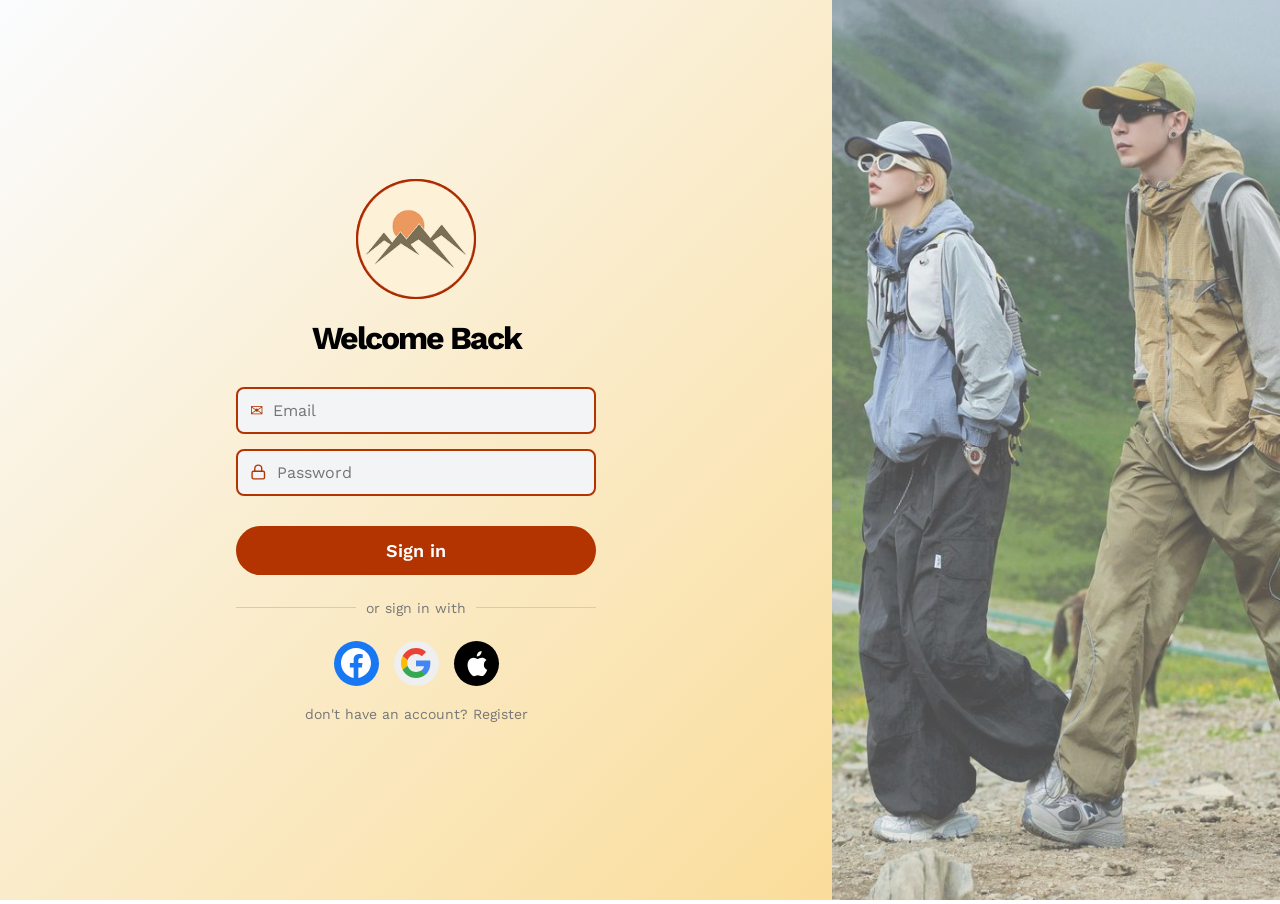
<file: login.html>
<!DOCTYPE html>
<html lang="id">
    <head>
        <meta charset="UTF-8">
        <meta name="viewport" content="width=device-width, initial-scale=1.0">
    
        <title>Login</title>

        <link href="https://fonts.googleapis.com/css2?family=Work+Sans:wght@300;400;500;600;700&display=swap" rel="stylesheet">

        <link rel="stylesheet" href="styles/alex-styling.css">
    </head>

    <body>
        <div class="container">

            <!--left panel-->
            <div class="left-panel">
                <div class="login-box">
                    <div class="logo">
                        <img src="assets/mountain_icon.png" alt="logo">
                    </div>

                    <h1>Welcome Back</h1>

                    <form>
                        <div class="input-box">
                            <span class="icon">✉</span>
                            <input type="email" placeholder="Email">
                        </div>

                        <div class="input-box">
                            <svg class="icon" xmlns="http://www.w3.org/2000/svg" width="18" height="18" viewBox="0 0 24 24" fill="none" stroke="currentColor" stroke-width="2" stroke-linecap="round" stroke-linejoin="round">
                                <rect x="3" y="11" width="18" height="11" rx="2" ry="2"></rect>
                                <path d="M7 11V7a5 5 0 0 1 10 0v4"></path>
                            </svg>
                            <input type="password" placeholder="Password">
                        </div>
                            <button class="signin-btn">
                                <a href="product-display.html">
                                    Sign in
                                </a>
                            </button>
                    </form>

                    <div class="divider">
                        <span>or sign in with</span>
                    </div>

                    <div class="social-login">
                        <button class="social fb">
                            <svg xmlns="http://www.w3.org/2000/svg" width="30" height="30" fill="currentColor" viewBox="0 0 24 24">
                                <path d="M24 12.073c0-6.627-5.373-12-12-12s-12 5.373-12 12c0 5.99 4.388 10.954 10.125 11.854v-8.385H7.078v-3.469h3.047V9.43c0-3.007 1.792-4.669 4.533-4.669 1.312 0 2.686.235 2.686.235v2.953H15.83c-1.491 0-1.956.925-1.956 1.874v2.25h3.328l-.532 3.47h-2.796v8.385C19.612 23.027 24 18.062 24 12.073z"/>
                            </svg>
                        </button>

                        <button class="social google">
                            <svg viewBox="0 0 48 48" width="30px" height="30px">
                                <path fill="#EA4335" d="M24 9.5c3.54 0 6.71 1.22 9.21 3.6l6.85-6.85C35.9 2.38 30.47 0 24 0 14.62 0 6.51 5.38 2.56 13.22l7.98 6.19C12.43 13.72 17.74 9.5 24 9.5z"/>
                                <path fill="#4285F4" d="M46.98 24.55c0-1.57-.15-3.09-.38-4.55H24v9.02h12.94c-.58 2.96-2.26 5.48-4.78 7.18l7.73 6c4.51-4.18 7.09-10.36 7.09-17.65z"/>
                                <path fill="#FBBC05" d="M10.53 28.59c-.48-1.45-.76-2.99-.76-4.59s.27-3.14.76-4.59l-7.98-6.19C.92 16.46 0 20.12 0 24s.92 7.54 2.56 10.78l7.97-6.19z"/>
                                <path fill="#34A853" d="M24 48c6.48 0 11.93-2.13 15.89-5.81l-7.73-6c-2.15 1.45-4.92 2.31-8.16 2.31-6.26 0-11.57-4.22-13.47-9.91l-7.98 6.19C6.51 42.62 14.62 48 24 48z"/>
                            </svg>
                        </button>

                        <button class="social apple">
                            <svg xmlns="http://www.w3.org/2000/svg" width="35" height="35" fill="currentColor" viewBox="0 0 24 24">
                                <path d="M17.057 12.781c.032 2.588 2.254 3.462 2.287 3.477-.023.072-.351 1.201-1.152 2.365-.692 1.007-1.411 2.009-2.533 2.029-1.103.022-1.458-.648-2.72-.648-1.261 0-1.654.628-2.7.668-1.083.043-1.925-1.097-2.621-2.105-1.423-2.061-2.511-5.831-1.046-8.369.727-1.258 2.022-2.054 3.433-2.074 1.069-.02 2.078.719 2.735.719.658 0 1.879-.904 3.15-.775.533.022 2.029.213 2.991 1.614-.076.048-1.789 1.043-1.833 3.199zm-2.427-6.73c.566-.689.948-1.644.843-2.597-.819.033-1.812.544-2.399 1.23-.526.608-.987 1.58-.864 2.514.913.07 1.854-.458 2.42-1.147z"/>
                            </svg>
                        </button>
                    </div>

                    <p class="register">
                        don't have an account?
                        <a href="#">Register</a>
                    </p>
                </div>
            </div>

            <!-- RIGHT PANEL -->
            <div class="right-panel">
                <img src="assets/hiking_outfit_login.jpg" alt="side image">
            </div>
        </div>
    </body>
</html>
</file>
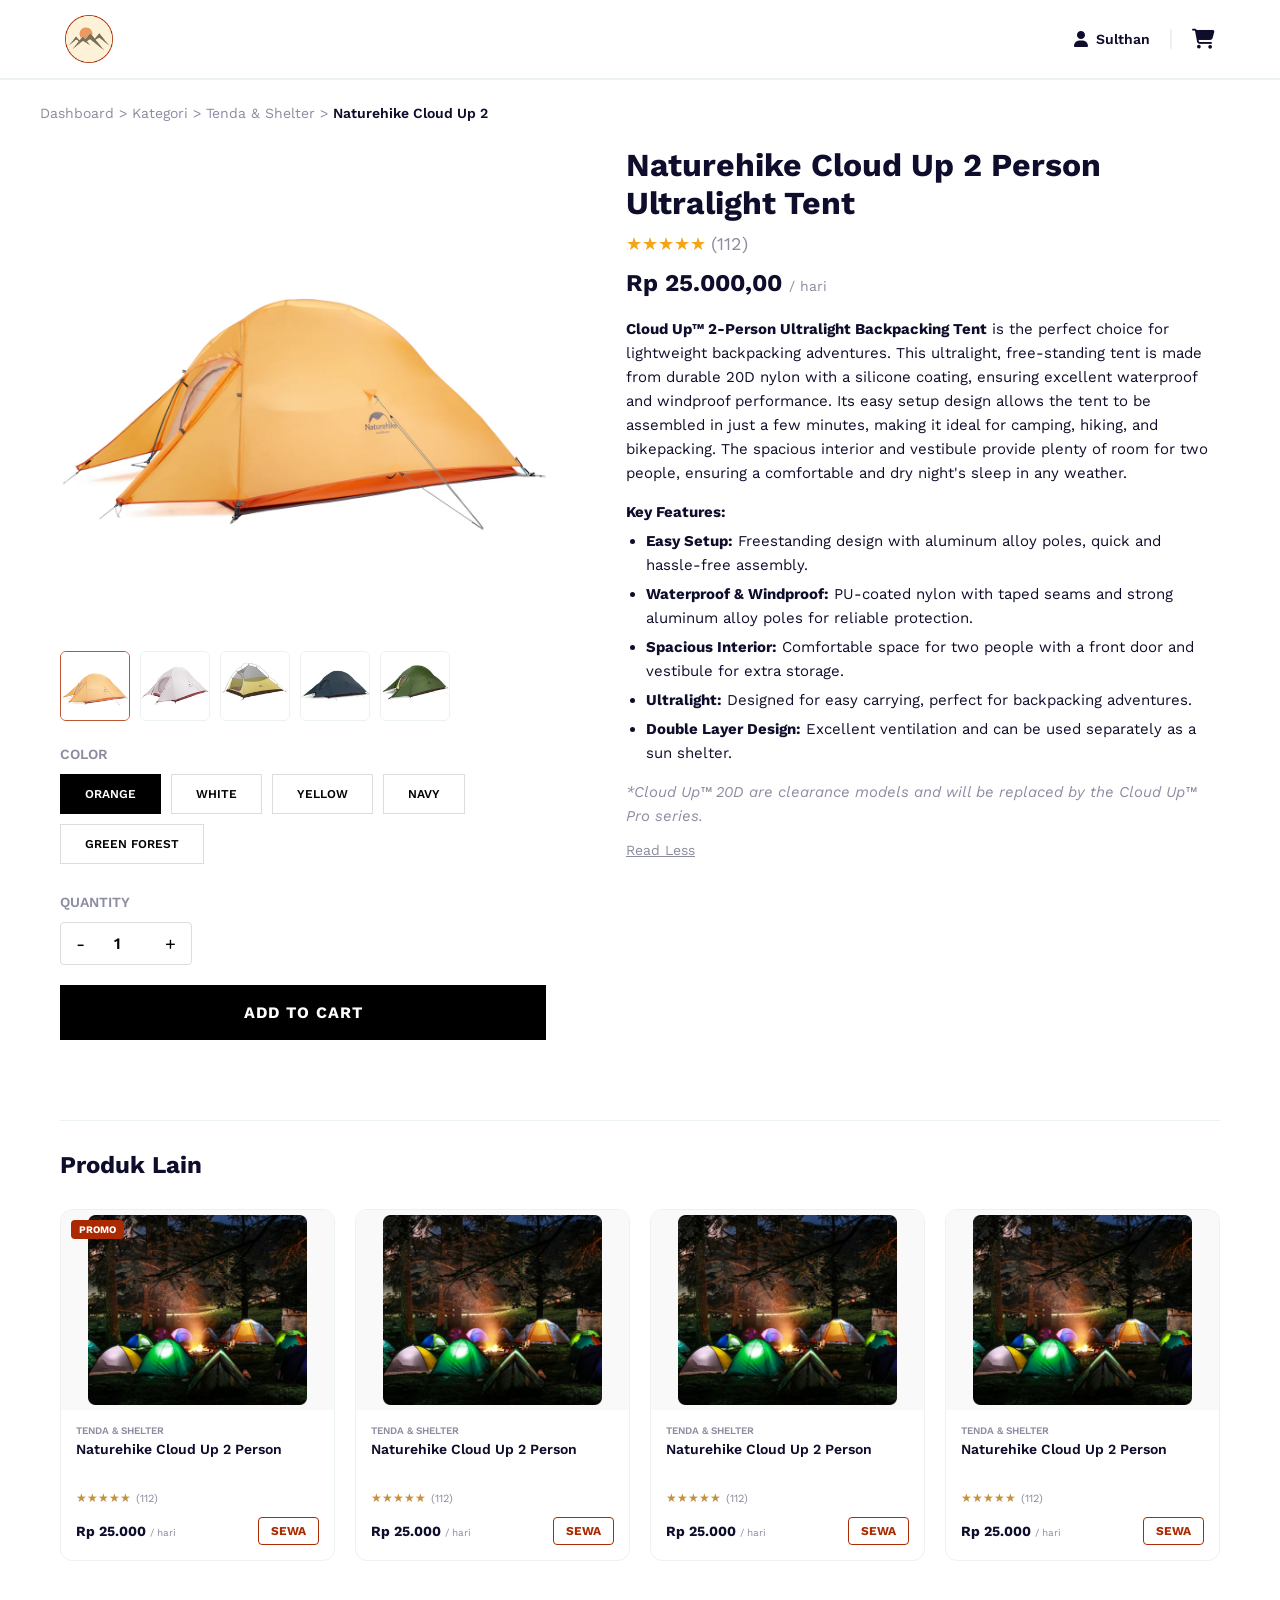
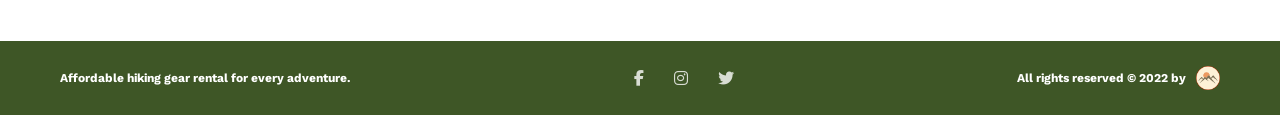
<file: product-detail.html>
<!DOCTYPE html>
<html lang="en">
<head>
    <meta charset="UTF-8">
    <meta name="viewport" content="width=device-width, initial-scale=1.0">
    <link rel="stylesheet" href="styles/rafiq-styling.css">
    <link href="https://fonts.googleapis.com/css2?family=Work+Sans:wght@300;400;500;600;700&display=swap" rel="stylesheet">
    <link rel="stylesheet" href="https://cdnjs.cloudflare.com/ajax/libs/font-awesome/6.4.0/css/all.min.css">
    <title>Product Detail - Naturehike Cloud Up 2</title>
</head>
<body>
    <header>
        <div class="container header-inner">
            <a href="#">
                <img src="assets/mountain_icon.png" alt="logo" class="logo" />
            </a>

            <div class="header-actions">
                <a href="profile.html" class="user-profile">
                    <i class="fa-solid fa-user" style="font-size: 16px;"></i>
                    Sulthan
                </a>
                <a href="#" class="cart-icon">
                    <i class="fa-solid fa-cart-shopping" style="font-size: 20px;"></i>
                </a>
            </div>
        </div>
    </header>

    <nav class="breadcrumb container">
        <a href="product-display.html" class="back-btn-to-pd">
            <span>Dashboard</span>
        </a>
        
        > <span>Kategori</span> > <span>Tenda & Shelter</span> > <span class="active">Naturehike Cloud Up 2</span>
    </nav>

    <main class="product-container container">
        <section class="product-left">
            <div class="main-image">
                <img src="assets/Orange-Tent.webp" alt="Naturehike Tent">
            </div>

            <div class="thumbnail-gallery">
                <img src="assets/Orange-Tent.webp" class="active">
                <img src="assets/White-Tent.avif">
                <img src="assets/Yellow-Tent.avif">
                <img src="assets/Navy-Tent.avif">
                <img src="assets/Green-Forest-Tent.avif">
            </div>

            <div class="options-group">
                <h4 class="option-title">COLOR</h4>
                <div class="color-options">
                    <button class="btn-color active">ORANGE</button>
                    <button class="btn-color">WHITE</button>
                    <button class="btn-color">YELLOW</button>
                    <button class="btn-color">NAVY</button>
                    <button class="btn-color">GREEN FOREST</button>
                </div>
            </div>

            <div class="action-area">
                <div class="quantity-group">
                    <h4 class="option-title">QUANTITY</h4>
                    <div class="quantity-picker">
                        <button type="button" class="qt-btn">-</button>
                        <input type="number" value="1" min="1" class="qt-input">
                        <button type="button" class="qt-btn">+</button>
                    </div>
                </div>

                <button class="btn-add-cart">ADD TO CART</button>
            </div>
        </section>

        <section class="product-right">
            <h1 class="product-title">Naturehike Cloud Up 2 Person Ultralight Tent</h1>
            
            <div class="product-rating">
                <span class="rating-star">★★★★★</span>
                <span class="rating-count">(112)</span>
            </div>

            <div class="product-price">Rp 25.000,00 <span>/ hari</span></div>

            <div class="description-box">
                <p><strong>Cloud Up™ 2-Person Ultralight Backpacking Tent</strong> is the perfect choice for lightweight backpacking adventures. This ultralight, free-standing tent is made from durable 20D nylon with a silicone coating, ensuring excellent waterproof and windproof performance. Its easy setup design allows the tent to be assembled in just a few minutes, making it ideal for camping, hiking, and bikepacking. The spacious interior and vestibule provide plenty of room for two people, ensuring a comfortable and dry night's sleep in any weather.</p>
                
                <p class="feature-title">Key Features:</p>
                <ul class="feature-list">
                    <li><strong>Easy Setup:</strong> Freestanding design with aluminum alloy poles, quick and hassle-free assembly.</li>
                    <li><strong>Waterproof & Windproof:</strong> PU-coated nylon with taped seams and strong aluminum alloy poles for reliable protection.</li>
                    <li><strong>Spacious Interior:</strong> Comfortable space for two people with a front door and vestibule for extra storage.</li>
                    <li><strong>Ultralight:</strong> Designed for easy carrying, perfect for backpacking adventures.</li>
                    <li><strong>Double Layer Design:</strong> Excellent ventilation and can be used separately as a sun shelter.</li>
                </ul>
                
                <p class="disclaimer">*Cloud Up™ 20D are clearance models and will be replaced by the Cloud Up™ Pro series.</p>
                <a href="#" class="read-less">Read Less</a>
            </div>
        </section>
    </main>

    <section class="related-products container">
        <h2 class="section-title">Produk Lain</h2>

        <div class="product-grid">
            <div class="product-card">
                <div class="product-img-wrap">
                    <span class="promo-badge">PROMO</span>
                    <img src="assets/product-dummy-img.png" alt="Tent">
                </div>
                <div class="product-info">
                    <p class="card-category">TENDA & SHELTER</p>
                    <h3 class="card-title">Naturehike Cloud Up 2 Person</h3>
                    <div class="card-rating">
                        <span class="card-star">★★★★★</span>
                        <span class="card-count">(112)</span>
                    </div>
                    <div class="card-footer">
                        <p class="card-price">Rp 25.000 <span>/ hari</span></p>
                        <button class="btn-sewa-outline">SEWA</button>
                    </div>
                </div>
            </div>

            <div class="product-card">
                <div class="product-img-wrap">
                    <img src="assets/product-dummy-img.png" alt="Tent">
                </div>
                <div class="product-info">
                    <p class="card-category">TENDA & SHELTER</p>
                    <h3 class="card-title">Naturehike Cloud Up 2 Person</h3>
                    <div class="card-rating">
                        <span class="card-star">★★★★★</span>
                        <span class="card-count">(112)</span>
                    </div>
                    <div class="card-footer">
                        <p class="card-price">Rp 25.000 <span>/ hari</span></p>
                        <button class="btn-sewa-outline">SEWA</button>
                    </div>
                </div>
            </div>

            <div class="product-card">
                <div class="product-img-wrap">
                    <img src="assets/product-dummy-img.png" alt="Tent">
                </div>
                <div class="product-info">
                    <p class="card-category">TENDA & SHELTER</p>
                    <h3 class="card-title">Naturehike Cloud Up 2 Person</h3>
                    <div class="card-rating">
                        <span class="card-star">★★★★★</span>
                        <span class="card-count">(112)</span>
                    </div>
                    <div class="card-footer">
                        <p class="card-price">Rp 25.000 <span>/ hari</span></p>
                        <button class="btn-sewa-outline">SEWA</button>
                    </div>
                </div>
            </div>

            <div class="product-card">
                <div class="product-img-wrap">
                    <img src="assets/product-dummy-img.png" alt="Tent">
                </div>
                <div class="product-info">
                    <p class="card-category">TENDA & SHELTER</p>
                    <h3 class="card-title">Naturehike Cloud Up 2 Person</h3>
                    <div class="card-rating">
                        <span class="card-star">★★★★★</span>
                        <span class="card-count">(112)</span>
                    </div>
                    <div class="card-footer">
                        <p class="card-price">Rp 25.000 <span>/ hari</span></p>
                        <button class="btn-sewa-outline">SEWA</button>
                    </div>
                </div>
            </div>
        </div>
    </section>

    <footer>
        <div class="container footer-inner">
            <div class="footer-left">
                Affordable hiking gear rental for every adventure.
            </div>
            
            <div class="footer-socials">
                <a href="#"><i class="fa-brands fa-facebook-f"></i></a>
                <a href="#"><i class="fa-brands fa-instagram"></i></a>
                <a href="#"><i class="fa-brands fa-twitter"></i></a>
            </div>

            <div class="footer-right">
                All rights reserved © 2022 by 
                <img src="assets/mountain_icon.png" alt="logo" class="footer-logo">
            </div>
        </div>
    </footer>
</body>
</html>
</file>
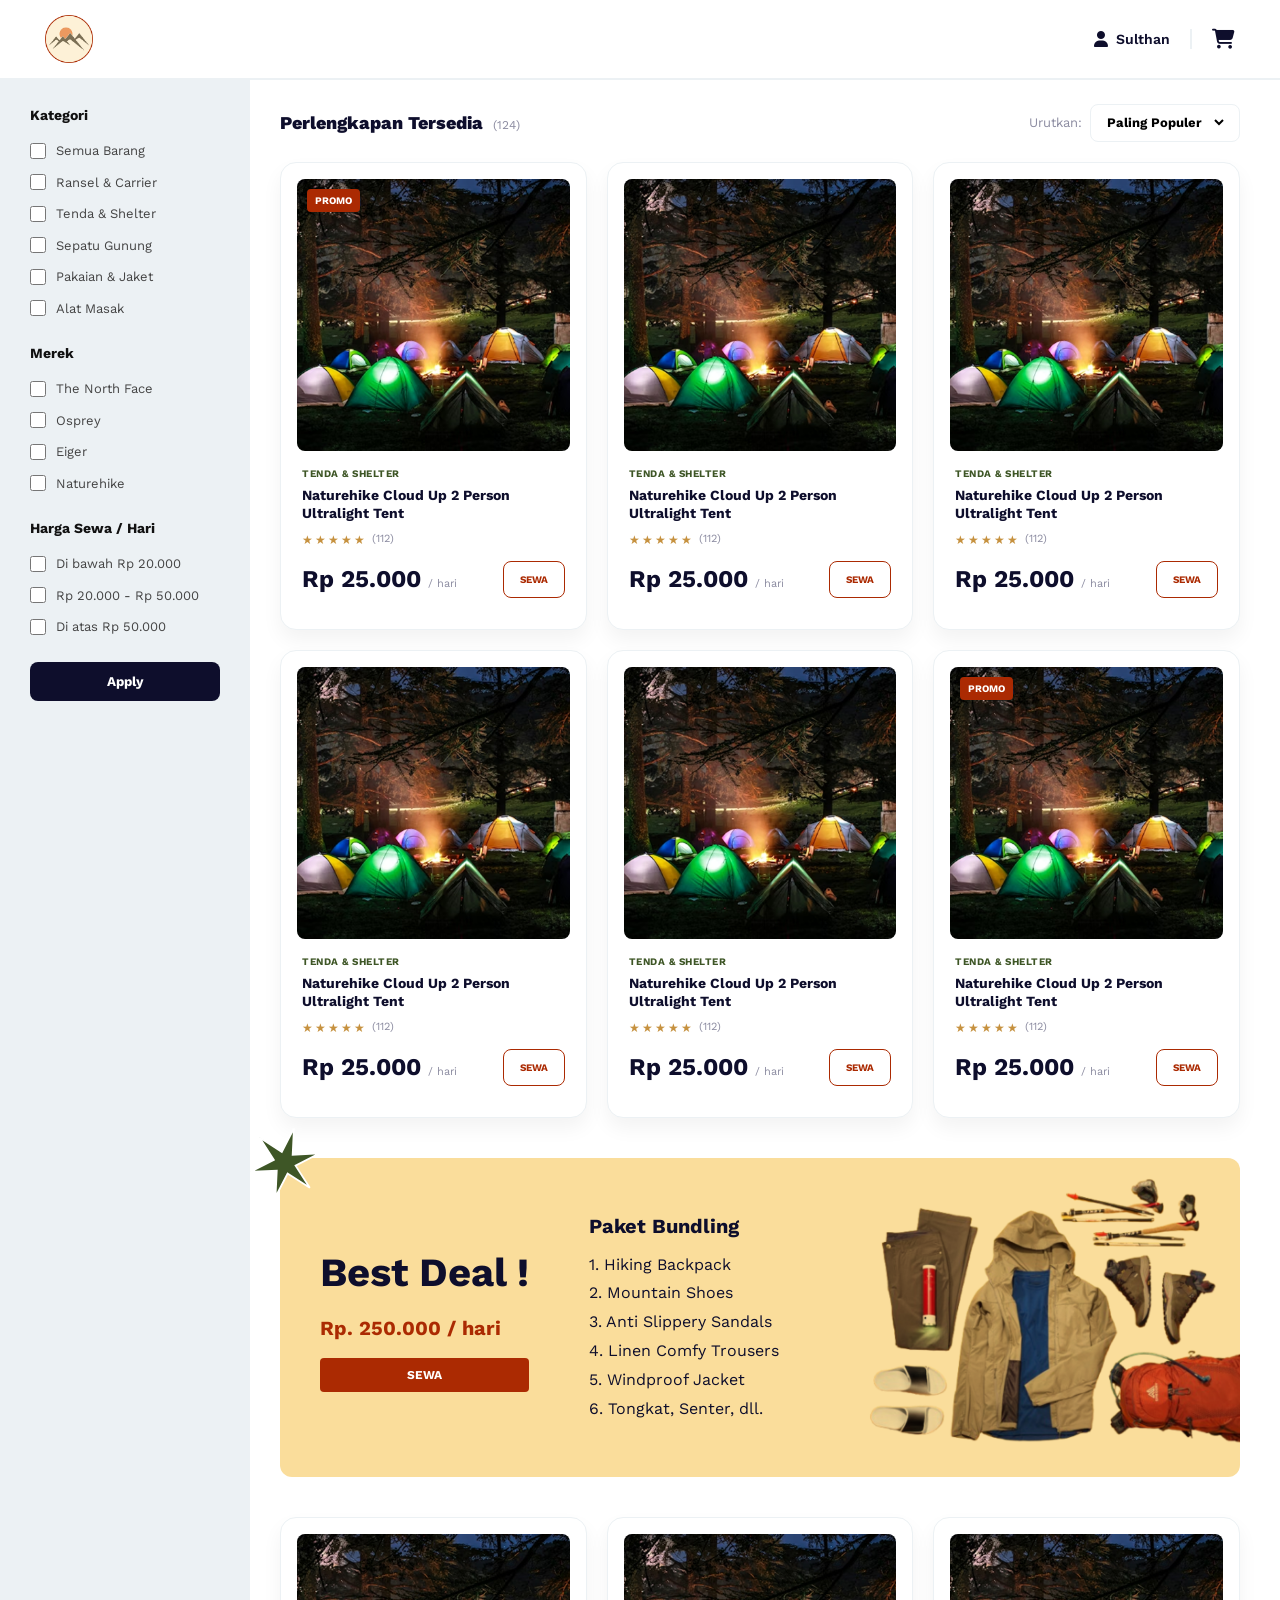
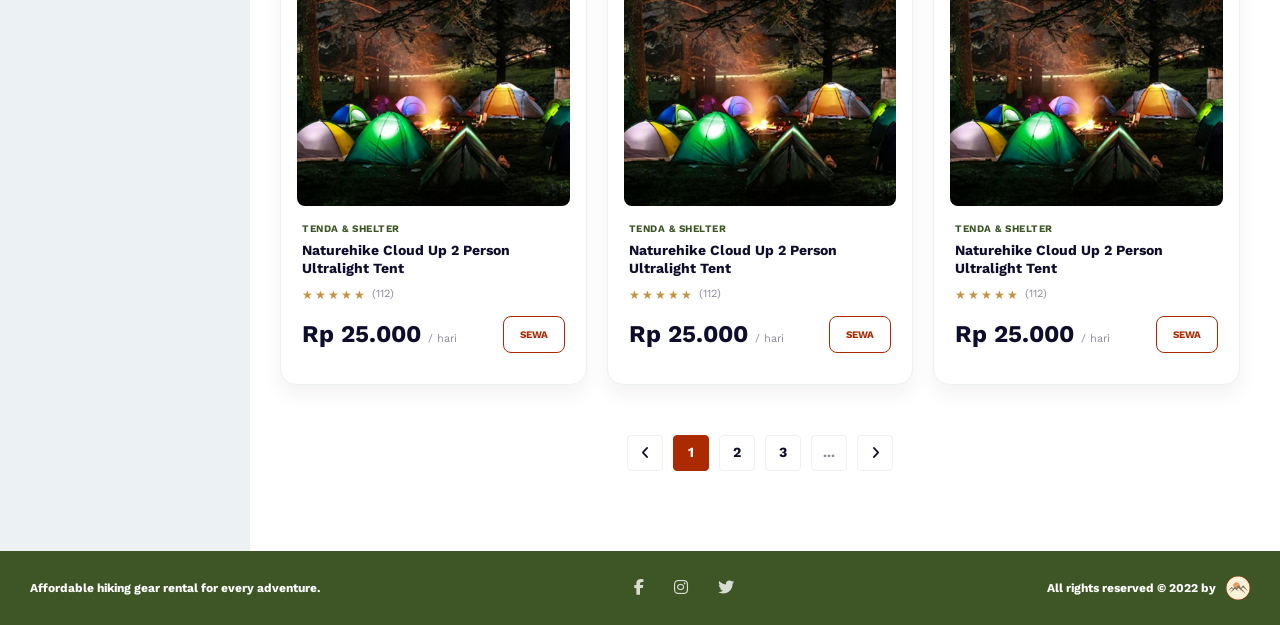
<file: product-display.html>
<!DOCTYPE html>
<html lang="en">
<head>
    <meta charset="UTF-8">
    <meta name="viewport" content="width=device-width, initial-scale=1.0">
    <link rel="stylesheet" href="styles/sulthan-styling.css">
    <link href="https://fonts.googleapis.com/css2?family=Work+Sans:wght@300;400;500;600;700&display=swap" rel="stylesheet">
    <link rel="stylesheet" href="https://cdnjs.cloudflare.com/ajax/libs/font-awesome/6.4.0/css/all.min.css">
    <title>Product Display</title>
</head>
<body>
    <header>
        <div class="container header-inner">
            <a href="#">
                <img src="assets/mountain_icon.png" alt="logo" class="logo" />
            </a>
            
            <div class="header-actions">
                <a href="profile.html" class="user-profile">
                    <i class="fa-solid fa-user" style="font-size: 16px;"></i>
                    Sulthan
                </a>
                <a href="#" class="cart-icon">
                    <i class="fa-solid fa-cart-shopping" style="font-size: 20px;"></i>
                </a>
            </div>
        </div>
    </header>

    <div class="container">
        <main class="main-layout">
            
            <!-- SIDEBAR FILTERS -->
            <aside class="sidebar">
                <div class="filter-section">
                    <h3>Kategori</h3>
                    <div class="filter-group">
                        <label class="filter-label"><input type="checkbox"> Semua Barang</label>
                        <label class="filter-label"><input type="checkbox"> Ransel & Carrier</label>
                        <label class="filter-label"><input type="checkbox"> Tenda & Shelter</label>
                        <label class="filter-label"><input type="checkbox"> Sepatu Gunung</label>
                        <label class="filter-label"><input type="checkbox"> Pakaian & Jaket</label>
                        <label class="filter-label"><input type="checkbox"> Alat Masak</label>
                    </div>
                </div>

                <div class="filter-section">
                    <h3>Merek</h3>
                    <div class="filter-group">
                        <label class="filter-label"><input type="checkbox"> The North Face</label>
                        <label class="filter-label"><input type="checkbox"> Osprey</label>
                        <label class="filter-label"><input type="checkbox"> Eiger</label>
                        <label class="filter-label"><input type="checkbox"> Naturehike</label>
                    </div>
                </div>

                <div class="filter-section">
                    <h3>Harga Sewa / Hari</h3>
                    <div class="filter-group">
                        <label class="filter-label"><input type="checkbox"> Di bawah Rp 20.000</label>
                        <label class="filter-label"><input type="checkbox"> Rp 20.000 - Rp 50.000</label>
                        <label class="filter-label"><input type="checkbox"> Di atas Rp 50.000</label>
                    </div>
                </div>

                <button class="apply-btn">
                    Apply
                </button>
            </aside>

            <!-- CONTENT AREA -->
            <section class="content">

                <!-- FILTER AREA -->
                <div class="content-header">
                    <h1>Perlengkapan Tersedia <span>(124)</span></h1>
                    <div class="sort-by">
                        Urutkan: 
                        <div class="sort-container">
                            <select>
                                <option>Paling Populer</option>
                                <option>Harga Terendah</option>
                                <option>Harga Tertinggi</option>
                                <option>Terbaru</option>
                            </select>
                        </div>
                    </div>
                </div>

                <!-- PRODUCT GRID (TOP ROW) -->
                <div class="product-grid">
                    <!-- Card 1 -->
                    <div class="product-card">
                        <div class="product-img-wrap">
                            <span class="promo-badge">PROMO</span>
                            <img src="assets/product-dummy-img.png" alt="Tent Image">
                        </div>
                        <div class="product-info">
                            <div class="product-category">TENDA & SHELTER</div>
                            <h3 class="product-title">Naturehike Cloud Up 2 Person Ultralight Tent</h3>
                            <div class="product-rating">
                                <span class="stars">★★★★★</span>
                                <span class="rating-count">(112)</span>
                            </div>
                            <div class="product-footer">
                                <div class="product-price">Rp 25.000 <span>/ hari</span></div>
                                <button class="btn-sewa-outline">
                                    <a href="product-detail.html">
                                        SEWA
                                    </a>
                                </button>
                            </div>
                        </div>
                    </div>

                    <!-- Card 2 -->
                    <div class="product-card">
                        <div class="product-img-wrap">
                            <img src="assets/product-dummy-img.png" alt="Tent Image">
                        </div>
                        <div class="product-info">
                            <div class="product-category">TENDA & SHELTER</div>
                            <h3 class="product-title">Naturehike Cloud Up 2 Person Ultralight Tent</h3>
                            <div class="product-rating">
                                <span class="stars">★★★★★</span>
                                <span class="rating-count">(112)</span>
                            </div>
                            <div class="product-footer">
                                <div class="product-price">Rp 25.000 <span>/ hari</span></div>
                                <button class="btn-sewa-outline">
                                    <a href="product-detail.html">
                                        SEWA
                                    </a>
                                </button>
                            </div>
                        </div>
                    </div>

                    <!-- Card 3 -->
                    <div class="product-card">
                        <div class="product-img-wrap">
                            <img src="assets/product-dummy-img.png" alt="Tent Image">
                        </div>
                        <div class="product-info">
                            <div class="product-category">TENDA & SHELTER</div>
                            <h3 class="product-title">Naturehike Cloud Up 2 Person Ultralight Tent</h3>
                            <div class="product-rating">
                                <span class="stars">★★★★★</span>
                                <span class="rating-count">(112)</span>
                            </div>
                            <div class="product-footer">
                                <div class="product-price">Rp 25.000 <span>/ hari</span></div>
                                <button class="btn-sewa-outline">
                                    <a href="product-detail.html">
                                        SEWA
                                    </a>
                                </button>
                            </div>
                        </div>
                    </div>

                    <!-- Card 4 -->
                    <div class="product-card">
                        <div class="product-img-wrap">
                            <img src="assets/product-dummy-img.png" alt="Tent Image">
                        </div>
                        <div class="product-info">
                            <div class="product-category">TENDA & SHELTER</div>
                            <h3 class="product-title">Naturehike Cloud Up 2 Person Ultralight Tent</h3>
                            <div class="product-rating">
                                <span class="stars">★★★★★</span>
                                <span class="rating-count">(112)</span>
                            </div>
                            <div class="product-footer">
                                <div class="product-price">Rp 25.000 <span>/ hari</span></div>
                                <button class="btn-sewa-outline">
                                    <a href="product-detail.html">
                                        SEWA
                                    </a>
                                </button>
                            </div>
                        </div>
                    </div>

                    <!-- Card 5 -->
                    <div class="product-card">
                        <div class="product-img-wrap">
                            <img src="assets/product-dummy-img.png" alt="Tent Image">
                        </div>
                        <div class="product-info">
                            <div class="product-category">TENDA & SHELTER</div>
                            <h3 class="product-title">Naturehike Cloud Up 2 Person Ultralight Tent</h3>
                            <div class="product-rating">
                                <span class="stars">★★★★★</span>
                                <span class="rating-count">(112)</span>
                            </div>
                            <div class="product-footer">
                                <div class="product-price">Rp 25.000 <span>/ hari</span></div>
                                <button class="btn-sewa-outline">
                                    <a href="product-detail.html">
                                        SEWA
                                    </a>
                                </button>
                            </div>
                        </div>
                    </div>

                    <!-- Card 6 -->
                    <div class="product-card">
                        <div class="product-img-wrap">
                            <span class="promo-badge">PROMO</span>
                            <img src="assets/product-dummy-img.png" alt="Tent Image">
                        </div>
                        <div class="product-info">
                            <div class="product-category">TENDA & SHELTER</div>
                            <h3 class="product-title">Naturehike Cloud Up 2 Person Ultralight Tent</h3>
                            <div class="product-rating">
                                <span class="stars">★★★★★</span>
                                <span class="rating-count">(112)</span>
                            </div>
                            <div class="product-footer">
                                <div class="product-price">Rp 25.000 <span>/ hari</span></div>
                                <button class="btn-sewa-outline">
                                    <a href="product-detail.html">
                                        SEWA
                                    </a>
                                </button>
                            </div>
                        </div>
                    </div>
                </div>

                <!-- BANNER -->
                <div class="banner">
                    <img src="assets/star.svg" alt="star" class="banner-star">
                    
                    <div class="banner-left">
                        <h2>Best Deal !</h2>
                        <div class="banner-price">Rp. 250.000 / hari</div>
                        <button class="btn-sewa-solid">SEWA</button>
                    </div>

                    <div class="banner-middle">
                        <h3>Paket Bundling</h3>
                        <ul class="bundle-list">
                            <li>1. Hiking Backpack</li>
                            <li>2. Mountain Shoes</li>
                            <li>3. Anti Slippery Sandals</li>
                            <li>4. Linen Comfy Trousers</li>
                            <li>5. Windproof Jacket</li>
                            <li>6. Tongkat, Senter, dll.</li>
                        </ul>
                    </div>

                    <div class="banner-right">
                        <img src="assets/bundle-img.png" alt="Bundle Image" class="banner-img">
                    </div>
                </div>

                <!-- PRODUCT GRID (BOTTOM ROW) -->
                <div class="product-grid">
                    <!-- Card 7 -->
                    <div class="product-card">
                        <div class="product-img-wrap">
                            <img src="assets/product-dummy-img.png" alt="Tent Image">
                        </div>
                        <div class="product-info">
                            <div class="product-category">TENDA & SHELTER</div>
                            <h3 class="product-title">Naturehike Cloud Up 2 Person Ultralight Tent</h3>
                            <div class="product-rating">
                                <span class="stars">★★★★★</span>
                                <span class="rating-count">(112)</span>
                            </div>
                            <div class="product-footer">
                                <div class="product-price">Rp 25.000 <span>/ hari</span></div>
                                <button class="btn-sewa-outline">
                                    <a href="product-detail.html">
                                        SEWA
                                    </a>
                                </button>
                            </div>
                        </div>
                    </div>

                    <!-- Card 8 -->
                    <div class="product-card">
                        <div class="product-img-wrap">
                            <img src="assets/product-dummy-img.png" alt="Tent Image">
                        </div>
                        <div class="product-info">
                            <div class="product-category">TENDA & SHELTER</div>
                            <h3 class="product-title">Naturehike Cloud Up 2 Person Ultralight Tent</h3>
                            <div class="product-rating">
                                <span class="stars">★★★★★</span>
                                <span class="rating-count">(112)</span>
                            </div>
                            <div class="product-footer">
                                <div class="product-price">Rp 25.000 <span>/ hari</span></div>
                                <button class="btn-sewa-outline">
                                    <a href="product-detail.html">
                                        SEWA
                                    </a>
                                </button>
                            </div>
                        </div>
                    </div>

                    <!-- Card 9 -->
                    <div class="product-card">
                        <div class="product-img-wrap">
                            <img src="assets/product-dummy-img.png" alt="Tent Image">
                        </div>
                        <div class="product-info">
                            <div class="product-category">TENDA & SHELTER</div>
                            <h3 class="product-title">Naturehike Cloud Up 2 Person Ultralight Tent</h3>
                            <div class="product-rating">
                                <span class="stars">★★★★★</span>
                                <span class="rating-count">(112)</span>
                            </div>
                            <div class="product-footer">
                                <div class="product-price">Rp 25.000 <span>/ hari</span></div>
                                <button class="btn-sewa-outline">
                                    <a href="product-detail.html">
                                        SEWA
                                    </a>
                                </button>
                            </div>
                        </div>
                    </div>
                </div>

                <!-- PAGINATION -->
                <ul class="pagination">
                    <li class="page-item"><a href="#" class="page-link"><i class="fa-solid fa-angle-left"></i></a></li>
                    <li class="page-item active"><a href="#" class="page-link">1</a></li>
                    <li class="page-item"><a href="#" class="page-link">2</a></li>
                    <li class="page-item"><a href="#" class="page-link">3</a></li>
                    <li class="page-item"><span class="page-link disabled">...</span></li>
                    <li class="page-item"><a href="#" class="page-link"><i class="fa-solid fa-angle-right"></i></a></li>
                </ul>

            </section>
        </main>
    </div>

    <!-- FOOTER -->
    <footer>
        <div class="container footer-inner">
            <div class="footer-left">
                Affordable hiking gear rental for every adventure.
            </div>
            
            <div class="footer-socials">
                <a href="#"><i class="fa-brands fa-facebook-f"></i></a>
                <a href="#"><i class="fa-brands fa-instagram"></i></a>
                <a href="#"><i class="fa-brands fa-twitter"></i></a>
            </div>

            <div class="footer-right">
                All rights reserved © 2022 by 
                <img src="assets/mountain_icon.png" alt="logo" class="footer-logo">
            </div>
        </div>
    </footer>
</body>
</html>
</file>
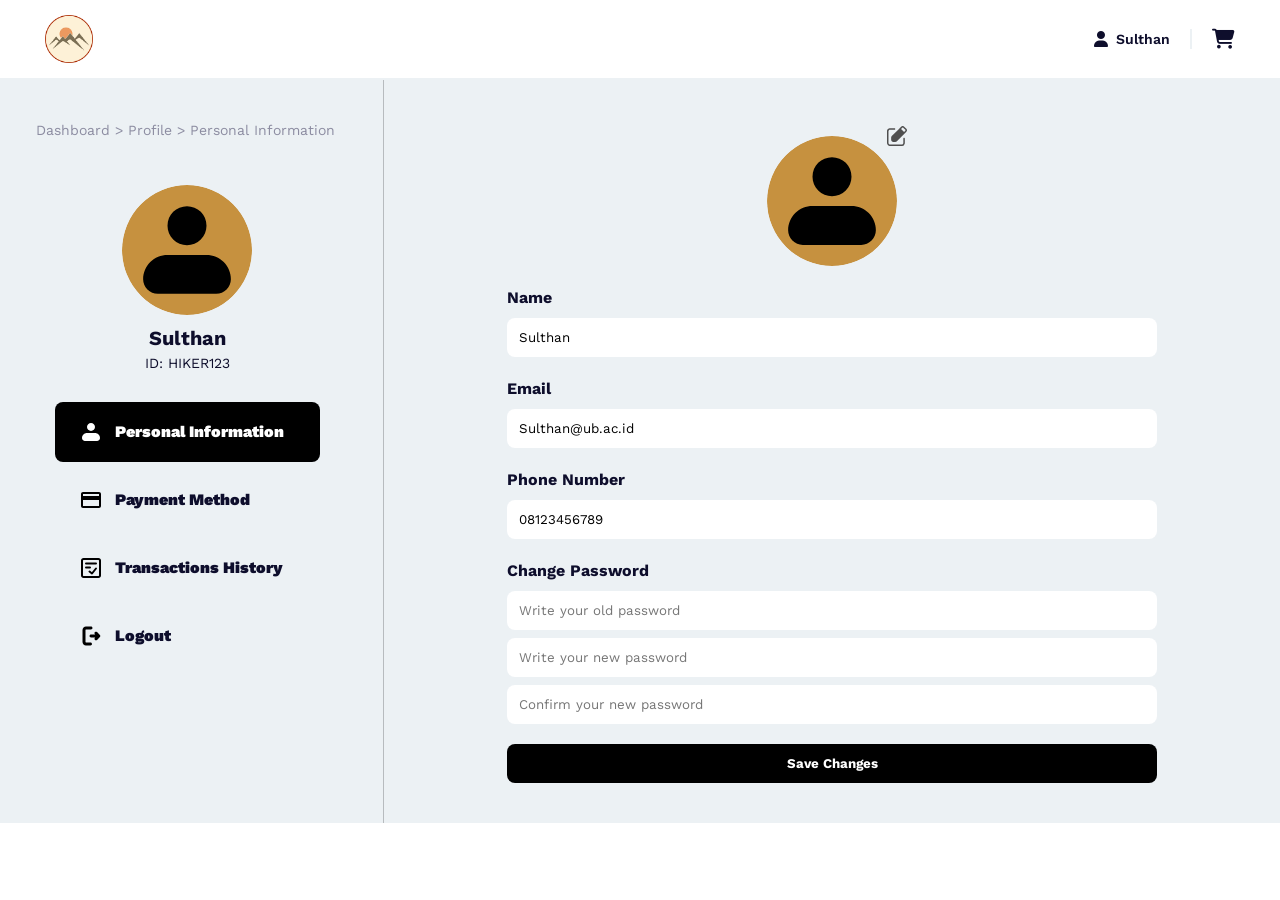
<file: profile.html>
<!DOCTYPE html>
<html lang="en">
<head>
    <meta charset="UTF-8">
    <meta name="viewport" content="width=device-width, initial-scale=1.0">
    <link rel="stylesheet" href="styles/sulthan-styling.css">
    <link href="https://fonts.googleapis.com/css2?family=Work+Sans:wght@300;400;500;600;700&display=swap" rel="stylesheet">
    <link rel="stylesheet" href="https://cdnjs.cloudflare.com/ajax/libs/font-awesome/6.4.0/css/all.min.css">
    <title>Profile</title>
</head>
<body>
    <header>
        <div class="container header-inner">
            <a href="#">
                <img src="assets/mountain_icon.png" alt="logo" class="logo" />
            </a>
            
            <div class="header-actions">
                <a href="profile.html" class="user-profile">
                    <i class="fa-solid fa-user" style="font-size: 16px;"></i>
                    Sulthan
                </a>
                <a href="#" class="cart-icon">
                    <i class="fa-solid fa-cart-shopping" style="font-size: 20px;"></i>
                </a>
            </div>
        </div>
    </header>

    <div class="profile-container">
        <div class="left-section">
            <nav class="breadcrumb container">
                <a href="product-display.html" class="back-btn-to-pd">
                    <span>Dashboard</span>
                </a>
                
                > <span>Profile</span> > <span>Personal Information</span>
            </nav>

            <div class="img-section">
                <img src="assets/profile/placeholder.svg" alt="placeholder img" class="pp-round">
                <h3 style="font-size: 20px; font-weight: bold; margin-top: 8px;">Sulthan</h3>
                <p style="font-size: 14px; font-weight: medium;">ID: HIKER123</p>
            </div>

            <div class="sidebar-element">
                <ul>
                    <li class="active-nav">
                        <img src="assets/profile/info-pribadi.svg" alt="info-pribadi-icon" class="nav-icon">
                        <a href="#">Personal Information</a>
                    </li>
                    <li class="nav-element">
                        <img src="assets/profile/metode-pembayaran.svg" alt="payment-method-icon" class="nav-icon">
                        <a href="#">Payment Method</a>
                    </li>
                    <li class="nav-element">
                        <img src="assets/profile/riwayat-transaksi.svg" alt="transaction-history-icon" class="nav-icon">
                        <a href="#">Transactions History</a>
                    </li>
                    <li class="nav-element">
                        <img src="assets/profile/keluar.svg" alt="logout-icon" class="nav-icon">
                        <a href="login.html">Logout</a>
                    </li>
                </ul>
            </div>
        </div>
        <div class="right-section">
            <form action="process/profile-form-handler.php" class="profile-form" method="post" enctype="multipart/form-data">
                <div class="img-section">
                    <img src="assets/profile/placeholder.svg" alt="placeholder img" class="pp-round" id="profile-preview">
                    <label for="profile-pic" style="cursor: pointer;">
                        <img src="assets/profile/edit-picture.svg" alt="edit-img-icon" class="edit-img-icon">
                    </label>

                    <input type="file" id="profile-pic" name="profile-pic" accept=".jpg, .png" style="display: none;" onchange="previewImage(event)">
                </div>  
                <div class="input-group">
                    <label for="name">Name</label>
                    <input type="text" id="name" name="name" value="Sulthan">
                </div>

                <div class="input-group">
                    <label for="email">Email</label>
                    <input type="email" id="email" name="email" value="Sulthan@ub.ac.id">
                </div>

                <div class="input-group">
                    <label for="phone">Phone Number</label>
                    <input type="number" id="phone" name="phone" value="08123456789">
                </div>

                <div class="input-group">
                    <label for="phone">Change Password</label>
                    <input type="password" id="old-pwd" name="old-pwd" placeholder="Write your old password">
                    <input type="password" id="new-pwd" name="new-pwd" placeholder="Write your new password">
                    <input type="password" id="confirm-pwd" name="confirm-pwd" placeholder="Confirm your new password">
                </div>

                <button type="submit" class="save-btn">Save Changes</button>
            </form>
        </div>
    </div>
</body>
<script>
function previewImage(event) {
    const reader = new FileReader();
    reader.onload = function() {
        // Mengganti gambar placeholder dengan foto yang baru dipilih
        const output = document.getElementById('profile-preview');
        output.src = reader.result;
    }
    // Hanya proses jika ada file yang dipilih
    if (event.target.files[0]) {
        reader.readAsDataURL(event.target.files[0]);
    }
}
</script>
</html>
</file>
<file: styles/alex-styling.css>
*{
    margin:0;
    padding:0;
    box-sizing:border-box;
    font-family:'Work Sans',sans-serif;
}

a {
    text-decoration: none;
    color: inherit;
}

body{
    height:100vh;
}

.container{
    display:flex;
    height:100%;
    width:100%;
}

/* LEFT PANEL */
.left-panel{
    width:65%;
    display:flex;
    align-items:center;
    justify-content:center;
    background: linear-gradient(135deg, #FAFCFE 0%, #FADD9B 100%);
}

.login-box{
    width:360px;
    text-align:center;
}

.logo{
    width:120px;
    height:120px;
    border:3px solid #b33400;
    border-radius:50%;
    margin:0 auto 20px;
    display:flex;
    align-items:center;
    justify-content:center;
}

.logo img{
    width:120px;
}

h1{
    font-size:32px;
    margin-bottom:30px;
    font-weight:700;
    letter-spacing:-2px;
}

/* INPUTS */
.input-box{
    display:flex;
    align-items:center;
    border:2px solid #b33400;
    border-radius:8px;
    padding:12px;
    margin-bottom:15px;
    background:#f3f4f6;
}

.input-box .icon{
    margin-right:10px;
    color:#b33400;
    /* font-size: 16px; */
}

.input-box input{
    border:none;
    outline:none;
    background:transparent;
    width:100%;
    font-size:16px;
}

/* BUTTON */
.signin-btn{
    margin-top:15px;
    width:100%;
    padding:14px;
    border:none;
    border-radius:30px;
    background:#b33400;
    color:white;
    font-size:18px;
    font-weight:600;
    cursor:pointer;
}

.signin-btn:hover{
    opacity:.9;
}

/* DIVIDER */

.divider{
    display:flex;
    align-items:center;
    margin:25px 0;
    color:#777;
    font-size:14px;
}

.divider::before,
.divider::after{
    content:'';
    flex:1;
    height:1px;
    background:#ccc;
}

.divider span{
    margin:0 10px;
}

/* SOCIAL */

/* Base style for all circles */
.social {
    width: 45px;
    height: 45px;
    border-radius: 50%;
    border: none;
    display: inline-flex;
    align-items: center;
    justify-content: center;
    cursor: pointer;
    transition: transform 0.2s ease;
}

.social:hover {
    transform: scale(1.1); /* Slight grow effect on hover */
}

/* Color specifics */
.fb {
    background-color: #1877F2;
    color: white;
}

.apple {
    background-color: #000;
    color: white;
}

.google-round-btn {
    background-color: #fff;
    border: 1px solid #ddd;
}

/* Layout for the container */
.social-login {
    display: flex;
    gap: 15px;
    justify-content: center;
    margin-top: 20px;
    margin-bottom: 20px;
}

/* Register */
.register{
    color:#777;
    font-size:14px;
}

/* RIGHT PANEL */

.right-panel{
    width:35%;
}

.right-panel img{
    width:100%;
    height:100%;
    object-fit:cover;
    opacity: 0.7;
}

/* RESPONSIVE */

@media (max-width:900px){

    .container{
        flex-direction:column;
    }

    .left-panel{
        width:100%;
        height:100%;
    }

    .right-panel{
        display:none;
    }

}
</file>
<file: styles/rafiq-styling.css>
:root {
    --primary-color: #AB2A02;
    --text-main: #0e0e2c;
    --text-light: #8C8CA1;
    --border-color: #ecf1f4;
    --gold: #F4A418;
    --footer-bg: #3E5626;
}

* {
    margin: 0;
    padding: 0;
    box-sizing: border-box;
    font-family: 'Work Sans', sans-serif;
}

body {
    background-color: #fff;
    color: var(--text-main);
}

a {
    text-decoration: none;
    color: inherit;
}

.container {
    max-width: 1200px;
    margin: 0 auto;
    padding: 0 20px;
}

.back-btn-to-pd:hover {
    text-decoration: underline;
    transition: 0.5s all;
}

/* === HEADER === */
header {
    border-bottom: 2px solid var(--border-color);
    padding: 15px 45px;
    background-color: #fff;
    position: sticky;
    top: 0;
    z-index: 100;
}

.header-inner {
    display: flex;
    justify-content: space-between;
    align-items: center;
}

.logo {
    display: flex;
    align-items: center;
    width: 48px;
}

.header-actions {
    display: flex;
    align-items: center;
    gap: 20px;
}

header a {
    color: var(--text-main) !important;
    text-decoration: none;
}

header a:hover {
    color: #333;
}

.header-actions i {
    color: var(--text-main);
}

.user-profile {
    display: flex;
    align-items: center;
    gap: 8px;
    font-weight: 600;
    font-size: 14px;
}

.cart-icon {
    display: flex;
    align-items: center;
    padding-left: 20px;
    border-left: 2px solid var(--border-color);
    color: var(--text-main);
}

/* === BREADCRUMB === */
.breadcrumb {
    padding: 25px 0;
    font-size: 14px;
    color: var(--text-light);
}

.breadcrumb .active {
    color: var(--text-main);
    font-weight: 600;
}

/* === PRODUCT LAYOUT === */
.product-container {
    display: flex;
    gap: 80px;
    margin-bottom: 50px;
}

.product-left { flex: 45%; }
.product-right { flex: 55%; }

.main-image img {
    width: 100%;
    border-radius: 12px;
    margin-bottom: 15px;
}

.thumbnail-gallery {
    display: flex;
    gap: 10px;
}

.thumbnail-gallery img {
    width: 70px;
    height: 70px;
    object-fit: cover;
    border-radius: 6px;
    cursor: pointer;
    border: 1px solid var(--border-color);
    transition: 0.3s;
}

.thumbnail-gallery img.active,
.thumbnail-gallery img:hover {
    border-color: var(--primary-color);
    opacity: 0.8;
}

.product-title {
    font-size: 32px;
    font-weight: 700;
    margin-bottom: 10px;
    line-height: 1.2;
}

.rating-star { color: var(--gold); font-size: 18px; }
.rating-count { color: var(--text-light); font-size: 18px; }

.product-price {
    font-size: 24px;
    font-weight: 700;
    margin: 15px 0;
}

.product-price span {
    font-size: 14px;
    color: var(--text-light);
    font-weight: 400;
}

.description-box {
    margin-top: 20px;
    line-height: 1.6;
    font-size: 15px;
}

.feature-title {
    font-weight: 700;
    margin: 15px 0 5px 0;
}

.feature-list {
    margin-left: 20px;
    margin-bottom: 15px;
}

.feature-list li { margin-bottom: 5px; }

.disclaimer {
    font-style: italic;
    color: var(--text-light);
    margin-bottom: 10px;
}

.read-less {
    color: var(--text-light);
    text-decoration: underline;
    font-size: 14px;
}

.options-group {
    margin-top: 25px;
}

.option-title {
    font-size: 14px;
    font-weight: 600;
    color: var(--text-light);
    margin-bottom: 12px;
}

.color-options {
    display: flex;
    flex-wrap: wrap;
    gap: 10px;
}

.btn-color {
    padding: 12px 24px;
    border: 1px solid #ddd;
    background-color: #fff;
    font-size: 12px;
    font-weight: 600;
    transition: 0.3s;
}

.btn-color.active {
    background-color: #000;
    color: #fff;
    border-color: #000;
}

.btn-color:hover:not(.active) {
    border-color: #000;
}

.action-area {
    margin-top: 30px;
}

.quantity-group {
    margin-bottom: 20px;
}

.quantity-picker {
    display: flex;
    align-items: center;
    border: 1px solid #ddd;
    width: fit-content;
    border-radius: 4px;
}

.qt-btn {
    background: none;
    border: none;
    padding: 10px 15px;
    font-size: 18px;
    cursor: pointer;
}

.qt-input {
    width: 50px;
    border: none;
    text-align: center;
    font-size: 16px;
    font-weight: 600;
    outline: none;
    appearance: textfield;
}

.btn-add-cart {
    width: 100%;
    background-color: #000;
    color: #fff;
    padding: 18px;
    border: none;
    font-size: 16px;
    font-weight: 700;
    letter-spacing: 1px;
    cursor: pointer;
    transition: 0.3s;
}

.btn-add-cart:hover {
    background-color: #333;
}

/* === RELATED PRODUCTS SECTION === */
.related-products {
    margin-top: 80px;
    margin-bottom: 80px;
}

.section-title {
    font-size: 24px;
    font-weight: 700;
    margin-bottom: 30px;
    border-top: 1px solid var(--border-color);
    padding-top: 30px;
}

.product-grid {
    display: grid;
    grid-template-columns: repeat(4, 1fr);
    gap: 20px;
}

.product-card {
    border: 1px solid var(--border-color);
    border-radius: 12px;
    overflow: hidden;
    transition: 0.3s;
}

.product-card:hover {
    box-shadow: 0 10px 20px rgba(0,0,0,0.05);
    transform: translateY(-5px);
}

.product-img-wrap {
    position: relative;
    background-color: #f9f9f9;
    height: 200px;
    display: flex;
    justify-content: center;
    align-items: center;
}

.product-img-wrap img {
    max-width: 80%;
}

.promo-badge {
    position: absolute;
    top: 10px;
    left: 10px;
    background-color: var(--primary-color);
    color: white;
    font-size: 10px;
    font-weight: 700;
    padding: 4px 8px;
    border-radius: 4px;
}

.product-info {
    padding: 15px;
}

.card-category {
    font-size: 10px;
    color: var(--text-light);
    font-weight: 600;
    margin-bottom: 5px;
}

.card-title {
    font-size: 14px;
    font-weight: 600;
    margin-bottom: 10px;
    height: 40px;
    overflow: hidden;
}

.card-rating {
    display: flex;
    align-items: center;
    gap: 5px;
    margin-bottom: 12px;
    color: #c6913f;
    font-size: 12px;
}

.card-footer {
    display: flex;
    justify-content: space-between;
    align-items: center;
}

.card-price {
    font-size: 14px;
    font-weight: 700;
}

.card-price span {
    font-size: 10px;
    font-weight: 400;
    color: var(--text-light);
}

.btn-sewa-outline {
    border: 1px solid var(--primary-color);
    color: var(--primary-color);
    background: transparent;
    padding: 6px 12px;
    font-size: 12px;
    font-weight: 700;
    border-radius: 4px;
    transition: 0.3s;
}

.btn-sewa-outline:hover {
    background-color: var(--primary-color);
    color: white;
}

.card-count {
    font-size: 11px;
    color: var(--text-light);
}

footer {
    background-color: var(--footer-bg);
    color: white;
    padding: 25px 30px;
    font-size: 12px;
    font-weight: bold;
}

.footer-inner {
    display: flex;
    justify-content: space-between;
    align-items: center;
}

.footer-socials {
    display: flex;
    gap: 30px;
}

.footer-socials a {
    color: white;
    opacity: 0.8;
    transition: opacity 0.2s;
    font-size: 16px;
}

.footer-socials a:hover {
    opacity: 1;
}

.footer-right {
    display: flex;
    align-items: center;
    gap: 10px;
}

.footer-logo {
    width: 24px;
    height: 24px;
}
</file>
<file: styles/sulthan-styling.css>
:root {
    --primary-color: #AB2A02;
    --primary-hover: #912c0c;
    --text-main: #0e0e2c;
    --text-light: #8C8CA1;
    --bg-body: #ffffff;
    --bg-sidebar: #ecf1f4;
    --bg-banner: #FADD9B;
    --footer-bg: #3E5626;
    --border-color: #ecf1f4;
}

* {
    margin: 0;
    padding: 0;
    box-sizing: border-box;
    font-family: 'Work Sans',sans-serif;
}

body {
    background-color: var(--bg-body);
    color: var(--text-main);
    line-height: 1.5;
}

a {
    text-decoration: none;
    color: inherit;
}

ul {
    list-style: none;
}

button {
    cursor: pointer;
    font-family: inherit;
}

/* === LAYOUT === */
.container {
    width: 100%;
}

/* === HEADER === */
header {
    border-bottom: 2px solid var(--border-color);
    padding: 15px 45px;
    background-color: #fff;
    position: sticky;
    top: 0;
    z-index: 100;
}

.header-inner {
    display: flex;
    justify-content: space-between;
    align-items: center;
}

.logo {
    display: flex;
    align-items: center;
    width: 48px;
}

.header-actions {
    display: flex;
    align-items: center;
    gap: 20px;
}

.user-profile {
    display: flex;
    align-items: center;
    gap: 8px;
    font-weight: 600;
    font-size: 14px;
}

.cart-icon {
    display: flex;
    align-items: center;
    padding-left: 20px;
    border-left: 2px solid var(--border-color);
    color: var(--text-main);
}

/* === MAIN CONTENT === */
.main-layout {
    display: flex;
    gap: 30px;
    min-height: 100vh;
}

/* === SIDEBAR === */
.sidebar {
    width: 250px;
    flex-shrink: 0;
    background-color: var(--bg-sidebar);
    padding: 25px 30px;
    height: auto;
}

.filter-section {
    margin-bottom: 25px;
}

.filter-section h3 {
    font-size: 14px;
    font-weight: 700;
    margin-bottom: 15px;
    color: #111;
}

.filter-group {
    display: flex;
    flex-direction: column;
    gap: 12px;
}

.filter-label {
    display: flex;
    align-items: center;
    gap: 10px;
    font-size: 13px;
    color: #444;
    cursor: pointer;
}

.filter-label input[type="checkbox"] {
    width: 16px;
    height: 16px;
    cursor: pointer;
    accent-color: var(--primary-color);
}

.apply-btn {
    width: 100%;
    background-color: var(--text-main);
    padding: 12px;
    border: none;
    border-radius: 8px;
    color: white;
    font-weight: bold;
    letter-spacing: 10%;
}

/* === CONTENT AREA === */
.content {
    /* flex-grow: 1; */
    min-width: 0; /*  Prevents flex items from overflowing */
    margin-top: 24px;
    margin-bottom: 60px;
    padding-right: 40px;
}

.content-header {
    display: flex;
    justify-content: space-between;
    align-items: center;
    margin-bottom: 20px;
}

.content-header h1 {
    font-size: 18px;
    font-weight: 800;
}

.content-header h1 span {
    font-size: 12px;
    font-weight: 400;
    color: var(--text-light);
    margin-left: 5px;
}

.sort-by {
    font-size: 13px;
    color: var(--text-light);
    display: flex;
    align-items: center;
    gap: 8px;
}

.sort-by select {
    border: none;
    font-weight: 700;
    font-size: 13px;
    cursor: pointer;
    outline: none;
    background: transparent;
}

.sort-container {
    border: 1px solid var(--border-color);
    padding: 8px 12px;
    border-radius: 8px;
}

/* === PRODUCT GRID === */
.product-grid {
    display: grid;
    grid-template-columns: repeat(3, 1fr);
    gap: 20px;
    margin-bottom: 30px;
}

.product-card {
    background: #fff;
    border-radius: 16px;
    overflow: hidden;
    position: relative;
    border: 1px solid #ECF1F4;
    box-shadow: 0 10px 20px rgba(0,0,0,0.05);
    padding: 16px;
}

.product-card:hover {
    transform: translateY(-5px);
    transition: 0.3s all ease-in-out;
}

.product-img-wrap {
    position: relative;
    padding-top: 100%; /* 1:1 Aspect Ratio */
    background-color: #f5f5f5;
    border-radius: 8px;
    overflow: hidden;
}

.product-img-wrap img {
    position: absolute;
    top: 0;
    left: 0;
    width: 100%;
    height: 100%;
    object-fit: cover;
}

.promo-badge {
    position: absolute;
    top: 10px;
    left: 10px;
    background-color: var(--primary-color);
    color: white;
    font-size: 10px;
    font-weight: 700;
    padding: 4px 8px;
    border-radius: 4px;
    z-index: 2;
}

.product-info {
    padding: 15px 5px;
}

.product-category {
    font-size: 10px;
    color: var(--footer-bg);
    font-weight: 700;
    margin-bottom: 5px;
    letter-spacing: 0.5px;
}

.product-title {
    font-size: 14px;
    font-weight: 700;
    margin-bottom: 8px;
    line-height: 1.3;
    display: -webkit-box;
    -webkit-line-clamp: 2;
    -webkit-box-orient: vertical;
    overflow: hidden;
}

.product-rating {
    display: flex;
    align-items: center;
    gap: 5px;
    margin-bottom: 12px;
}

.stars {
    color: #c6913f;
    font-size: 12px;
    letter-spacing: 2px;
}

.rating-count {
    font-size: 11px;
    color: var(--text-light);
}

.product-footer {
    display: flex;
    justify-content: space-between;
    align-items: center;
}

.product-price {
    font-size: 24px;
    font-weight: bold;
}

.product-price span {
    font-size: 11px;
    font-weight: 400;
    color: var(--text-light);
}

.btn-sewa-outline {
    background: transparent;
    color: var(--primary-color);
    border: 1px solid var(--primary-color);
    padding: 12px 16px;
    font-size: 10px;
    font-weight: bold;
    border-radius: 8px;
    transition: all 0.2s;
}

.btn-sewa-outline:hover {
    background: var(--primary-color);
    color: white;
}

/* === BANNER PROMO === */
.banner {
    background-color: var(--bg-banner);
    border-radius: 12px;
    padding: 20px 40px;
    padding-right: 0;
    display: flex;
    align-items: center;
    justify-content: space-between;
    margin: 40px 0;
    position: relative;
}

.banner-star {
    position: absolute;
    top: -30px;
    left: -30px;
    width: 70px;
    height: 70px;
    color: var(--footer-bg);
}

.banner-left {
    margin-right: 40px;
}

.banner-left h2 {
    font-size: 40px;
    font-weight: bold;
    margin-bottom: 10px;
}

.banner-price {
    font-size: 20px;
    font-weight: bold;
    color: var(--primary-color);
    margin-bottom: 15px;
}

.btn-sewa-solid {
    background-color: var(--primary-color);
    color: white;
    border: none;
    width: 100%;
    padding: 10px 30px;
    font-size: 12px;
    font-weight: 700;
    border-radius: 4px;
    transition: background 0.2s;
}

.btn-sewa-solid:hover {
    background-color: var(--primary-hover);
}

.banner-middle {
    flex: 1;
    padding: 0 20px;
}

.banner-middle h3 {
    font-size: 20px;
    font-weight: bold;
    margin-bottom: 10px;
}

.bundle-list {
    font-size: 16px;
    line-height: 1.8;
    color: var(--text-main);
    font-weight: 400;
}

.bundle-list li {
    position: relative;
}

.banner-right {
    flex: 1.5;
    display: flex;
    justify-content: flex-end;
}

.banner-img {
    width: 100%;
    border-radius: 8px;
    object-fit: fill;
    mix-blend-mode: multiply;
}

/* === PAGINATION === */
.pagination {
    display: flex;
    justify-content: center;
    align-items: center;
    gap: 10px;
    margin-top: 50px;
    margin-bottom: 20px;
    flex-wrap: wrap;
}

.page-link {
    display: flex;
    justify-content: center;
    align-items: center;
    min-width: 36px;
    height: 36px;
    padding: 0 10px;
    border: 1px solid var(--border-color);
    background-color: #fff;
    color: var(--text-main);
    font-weight: 700;
    font-size: 14px;
    border-radius: 4px;
    transition: all 0.2s;
}

.page-link:hover:not(.disabled) {
    border-color: var(--primary-color);
    color: var(--primary-color);
}

.page-item.active .page-link {
    background-color: var(--primary-color);
    color: white;
    border-color: var(--primary-color);
}

.page-link.disabled {
    color: var(--text-light);
    cursor: default;
}

.page-link.disabled:hover {
    border-color: var(--border-color);
    color: var(--text-light);
}

/* === FOOTER === */
footer {
    background-color: var(--footer-bg);
    color: white;
    padding: 25px 30px;
    font-size: 12px;
    font-weight: bold;
}

.footer-inner {
    display: flex;
    justify-content: space-between;
    align-items: center;
}

.footer-socials {
    display: flex;
    gap: 30px;
}

.footer-socials a {
    color: white;
    opacity: 0.8;
    transition: opacity 0.2s;
    font-size: 16px;
}

.footer-socials a:hover {
    opacity: 1;
}

.footer-right {
    display: flex;
    align-items: center;
    gap: 10px;
}

.footer-logo {
    width: 24px;
    height: 24px;
}

/* PROFILE PAGE STYLING */

.profile-container {
    background-color: #ECF1F4;
    /* min-height: 100vh; */
    width: 100%;
    display: flex;
    flex-direction: row;
}

.left-section {
    padding: 40px 45px;
    padding-left: 36px;
    width: 30%;
    border-right: 1px solid rgba(0, 0, 0, 0.222);
    display: flex;
    flex-direction: column;
    align-items: center;
    gap: 28px;
}

.right-section {
    padding: 40px 45px;
    width: 70%;
    display: flex;
    flex-direction: column;
    align-items: center;
    gap: 28px;
}

.breadcrumb {
    font-size: 14px;
    color: var(--text-light);
}

.breadcrumb .active {
    color: var(--text-main);
    font-weight: 600;
}

.back-btn-to-pd:hover {
    text-decoration: underline;
    transition: 0.5s all;
}

.img-section {
    display: flex;
    flex-direction: column;
    position: relative;
    margin-top: 16px;
    align-items: center;
    text-align: center;
}

.pp-round {
    width: 130px;
    height: 130px;
    border-radius: 100%;
}

.edit-img-icon {
    width: 24px;
    position: absolute;
    top: -12px;
    right: -12px;
}

.sidebar-element {
    display: flex;
    flex-direction: column;
}

.sidebar-element > ul {
    gap: 8px;
    display: flex;
    flex-direction: column;
}

.nav-element {
    padding: 18px 24px;
    padding-right: 36px;
    display: flex;
    flex-direction: row;
    align-items: center;
    font-weight: 900;
    gap: 12px;
    border-radius: 8px;
}

.nav-element:hover {
    background-color: rgba(0, 0, 0, 0.1);
    transition: 0.2s all;
}

.nav-icon {
    color: black;
}

.active-nav {
    padding: 18px 24px;
    padding-right: 36px;
    display: flex;
    flex-direction: row;
    align-items: center;
    font-weight: 900;
    gap: 12px;
    border-radius: 8px;
    background-color: black;
    color: white;
}

.profile-form {
    display: flex;
    flex-direction: column;
    gap: 20px;
    align-items: center;
}

.input-group {
    display: flex;
    flex-direction: column;
    gap: 8px;
}

.input-group > input {
    border: none;
    padding: 12px;
    width: 650px;
    border-radius: 8px;
}

.input-group > label {
    font-weight: bold;
}

.save-btn {
    background-color: black;
    color: white;
    border: none;
    padding: 12px;
    width: 650px;
    border-radius: 8px;
    font-weight: bold;
}
</file>
